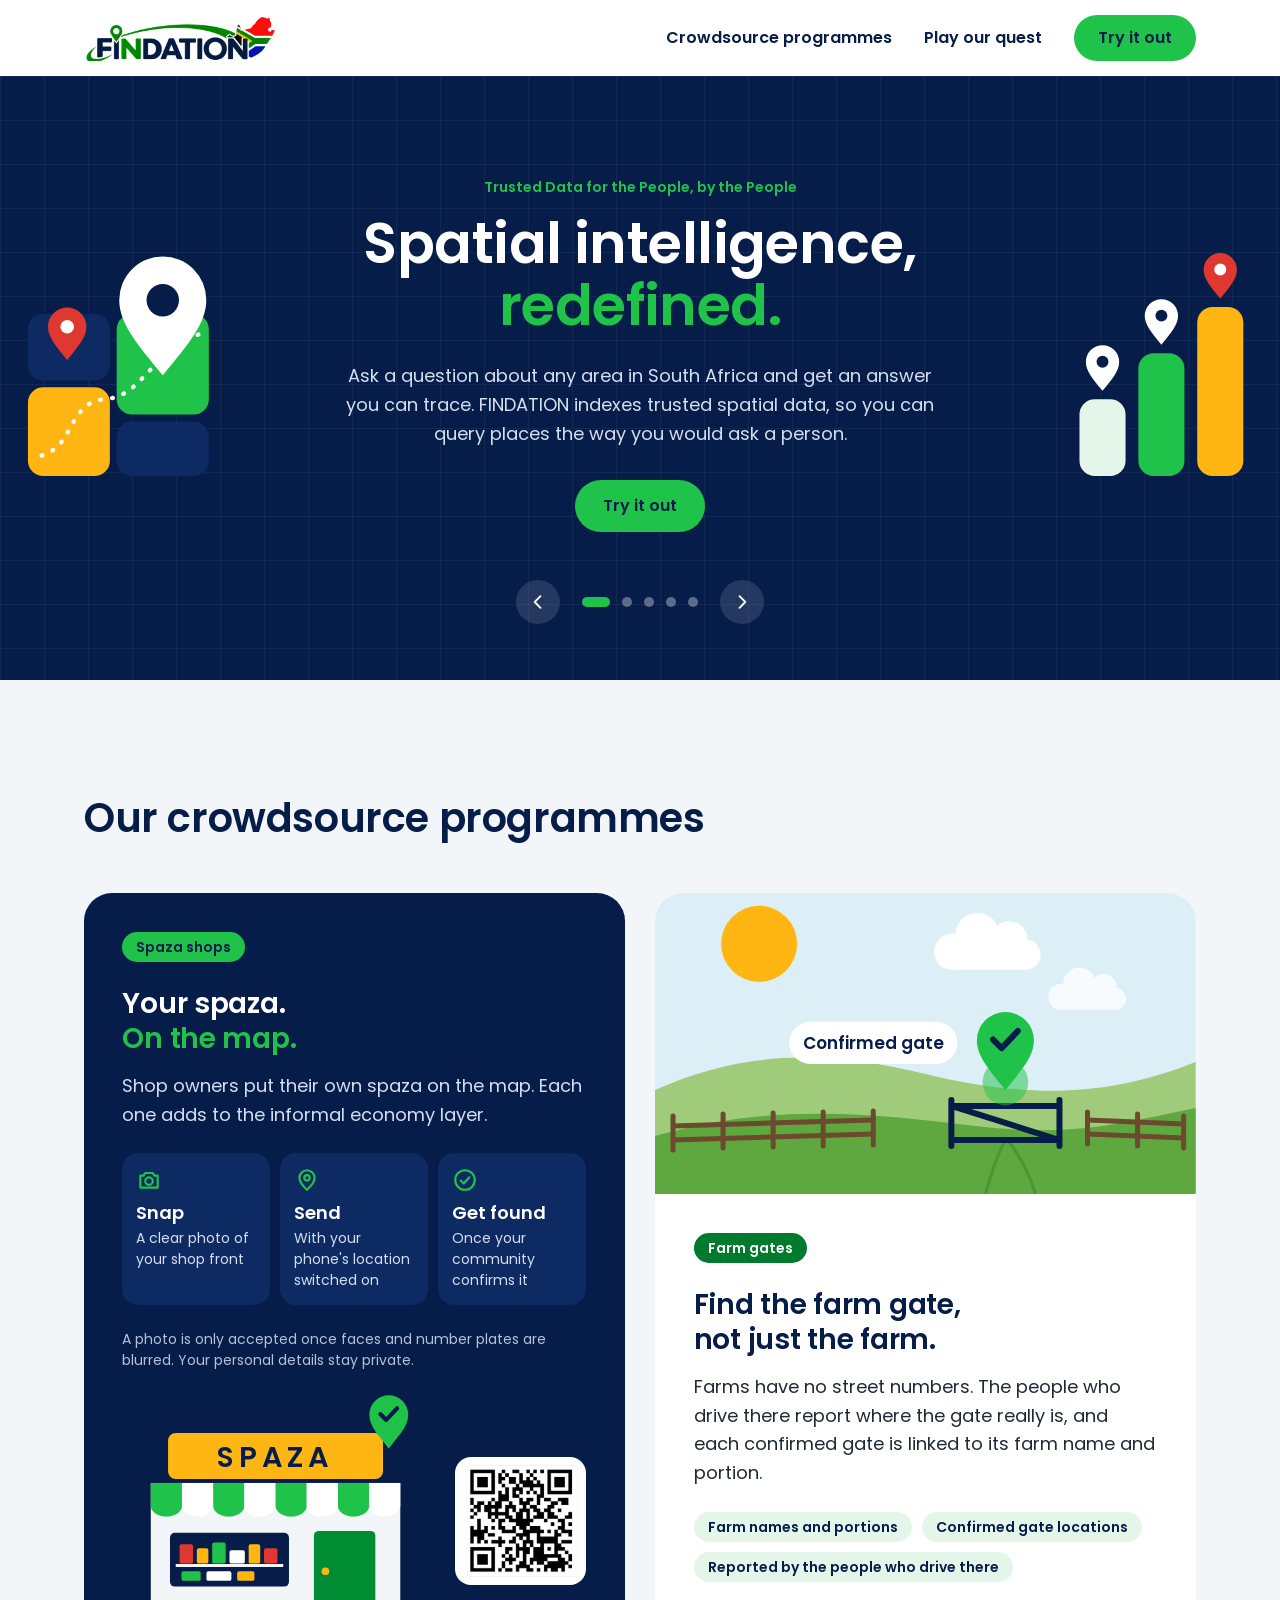
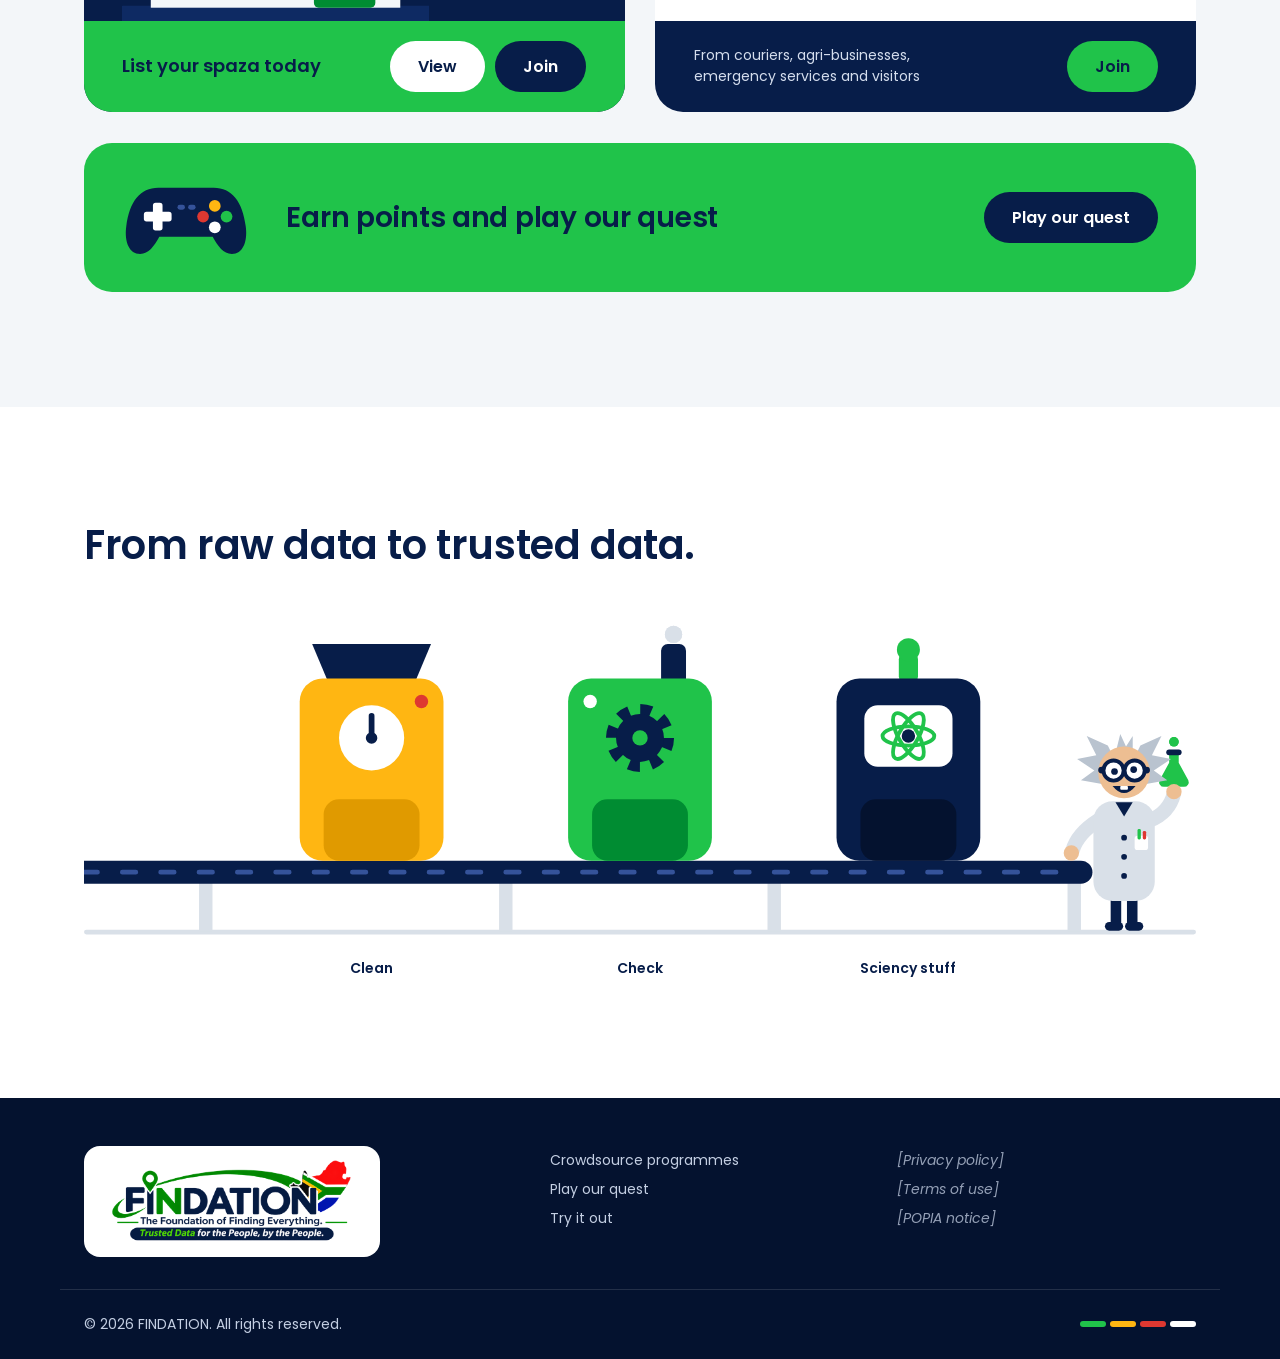
<file: index.html>
<!doctype html>
<html lang="en-ZA">
<head>
  <meta charset="utf-8">
  <meta name="viewport" content="width=device-width, initial-scale=1">
  <title>FINDATION · Spatial intelligence, redefined</title>
  <meta name="description" content="Ask a question about any area in South Africa and get an answer you can trace. FINDATION indexes trusted spatial data so you can query places in plain language.">
  <meta name="theme-color" content="#071D49">
  <link rel="icon" href="assets/favicon.svg" type="image/svg+xml">
  <link rel="preconnect" href="https://fonts.googleapis.com">
  <link rel="preconnect" href="https://fonts.gstatic.com" crossorigin>
  <link rel="stylesheet" href="https://fonts.googleapis.com/css2?family=Poppins:wght@400;600&display=swap">
  <link rel="stylesheet" href="assets/tokens.css">
  <link rel="stylesheet" href="styles.css">
</head>
<body>
  <a class="skip-link" href="#main">Skip to content</a>

  <header class="site-header">
    <div class="container header-inner">
      <a href="#home" class="brand" aria-label="FINDATION home">
        <img src="assets/findation-wordmark-640.png" alt="FINDATION" width="640" height="152">
      </a>
      <button class="nav-toggle" aria-expanded="false" aria-controls="site-nav" aria-label="Menu">
        <span></span><span></span><span></span>
      </button>
      <nav id="site-nav" class="site-nav" aria-label="Main">
        <a href="#programmes">Crowdsource programmes</a>
        <a href="https://claude.ai/artifact/7UTgsd7nEtsLHiZV87ogFy" target="_blank" rel="noopener">Play our quest</a>
        <a href="app.html" target="_blank" rel="noopener" class="btn btn-go nav-cta">Try it out</a>
      </nav>
    </div>
  </header>

  <main id="main">

    <!-- Hero: five slides that walk through the pitch in order -->
    <section id="home" class="hero" aria-roledescription="carousel" aria-label="FINDATION in five slides">
      <div class="container">
        <div class="slides" id="slides">

          <div class="slide is-active" role="group" aria-roledescription="slide" aria-label="1 of 5">
            <!-- Map tiles with pins -->
            <svg class="art art-l" viewBox="0 0 240 300" aria-hidden="true">
              <rect x="14" y="96" width="96" height="78" rx="18" fill="#0E2A63"/>
              <rect x="118" y="96" width="108" height="118" rx="18" fill="#20C34A"/>
              <rect x="14" y="182" width="96" height="104" rx="18" fill="#FFB612"/>
              <rect x="118" y="222" width="108" height="64" rx="18" fill="#0E2A63"/>
              <path d="M30 262C70 250 60 200 104 196S150 150 214 120" fill="none" stroke="#fff" stroke-width="5" stroke-linecap="round" stroke-dasharray="1 13"/>
              <g><path transform="translate(60 150) scale(1.5)" d="M0 0c-9-11-15-18-15-26a15 15 0 0130 0c0 8-6 15-15 26z" fill="#DE3831"/><circle cx="60" cy="111" r="8" fill="#fff"/></g>
              <g><path transform="translate(172 168) scale(3.4)" d="M0 0c-9-11-15-18-15-26a15 15 0 0130 0c0 8-6 15-15 26z" fill="#fff"/><circle cx="172" cy="80" r="19" fill="#071D49"/></g>
            </svg>
            <!-- Areas compared -->
            <svg class="art art-r" viewBox="0 0 240 300" aria-hidden="true">
              <rect x="24" y="196" width="54" height="90" rx="18" fill="#E4F6EA"/>
              <rect x="93" y="142" width="54" height="144" rx="18" fill="#20C34A"/>
              <rect x="162" y="88" width="54" height="198" rx="18" fill="#FFB612"/>
              <g><path transform="translate(51 186) scale(1.3)" d="M0 0c-9-11-15-18-15-26a15 15 0 0130 0c0 8-6 15-15 26z" fill="#fff"/><circle cx="51" cy="152" r="7" fill="#071D49"/></g>
              <g><path transform="translate(120 132) scale(1.3)" d="M0 0c-9-11-15-18-15-26a15 15 0 0130 0c0 8-6 15-15 26z" fill="#fff"/><circle cx="120" cy="98" r="7" fill="#071D49"/></g>
              <g><path transform="translate(189 78) scale(1.3)" d="M0 0c-9-11-15-18-15-26a15 15 0 0130 0c0 8-6 15-15 26z" fill="#DE3831"/><circle cx="189" cy="44" r="7" fill="#fff"/></g>
            </svg>
            <p class="kicker">Trusted Data for the People, by the People</p>
            <h1>Spatial intelligence, <span class="accent">redefined.</span></h1>
            <p class="lead">Ask a question about any area in South Africa and get an answer you can trace. FINDATION indexes trusted spatial data, so you can query places the way you would ask a person.</p>
            <a href="app.html" target="_blank" rel="noopener" class="btn btn-go">Try it out</a>
          </div>

          <div class="slide" role="group" aria-roledescription="slide" aria-label="2 of 5">
            <!-- Question bubbles -->
            <svg class="art art-l" viewBox="0 0 240 300" aria-hidden="true">
              <circle cx="206" cy="48" r="16" fill="#FFB612"/>
              <g><rect x="16" y="40" width="190" height="140" rx="34" fill="#fff"/><path d="M52 168l-10 52 56-44z" fill="#fff"/>
                <path d="M88 92a23 23 0 1 1 36 19c-9 6-13 10-13 20" fill="none" stroke="#071D49" stroke-width="13" stroke-linecap="round" stroke-linejoin="round"/><circle cx="111" cy="153" r="8.5" fill="#071D49"/></g>
              <g><rect x="104" y="208" width="122" height="64" rx="32" fill="#20C34A"/><path d="M198 264l14 30-42-24z" fill="#20C34A"/>
                <circle cx="141" cy="240" r="7" fill="#071D49"/><circle cx="165" cy="240" r="7" fill="#071D49"/><circle cx="189" cy="240" r="7" fill="#071D49"/></g>
            </svg>
            <!-- One area or several -->
            <svg class="art art-r" viewBox="0 0 240 300" aria-hidden="true">
              <rect x="20" y="150" width="200" height="130" rx="26" fill="#0E2A63"/>
              <rect x="36" y="166" width="78" height="98" rx="16" fill="#20C34A"/>
              <rect x="126" y="166" width="78" height="44" rx="16" fill="#E4F6EA"/>
              <rect x="126" y="220" width="78" height="44" rx="16" fill="#FFB612"/>
              <g><path transform="translate(180 244) scale(1.2)" d="M0 0c-9-11-15-18-15-26a15 15 0 0130 0c0 8-6 15-15 26z" fill="#071D49"/><circle cx="180" cy="213" r="6" fill="#fff"/></g>
              <g><path transform="translate(165 186) scale(1.6)" d="M0 0c-9-11-15-18-15-26a15 15 0 0130 0c0 8-6 15-15 26z" fill="#DE3831"/><circle cx="165" cy="144" r="8.5" fill="#fff"/></g>
              <g><path transform="translate(75 204) scale(2.6)" d="M0 0c-9-11-15-18-15-26a15 15 0 0130 0c0 8-6 15-15 26z" fill="#fff"/><circle cx="75" cy="136" r="14" fill="#071D49"/></g>
            </svg>
            <p class="kicker">Step 1: Ask</p>
            <h2>Ask it anything <span class="accent">you like.</span></h2>
            <p class="lead">Income, population, house prices. Type your question in plain language, about one area or several.</p>
            <a href="app.html" target="_blank" rel="noopener" class="btn btn-go">Try it out</a>
          </div>

          <div class="slide" role="group" aria-roledescription="slide" aria-label="3 of 5">
            <!-- Magnifier over the data grid -->
            <svg class="art art-l" viewBox="0 0 240 300" aria-hidden="true">
              <g><rect x="20" y="40" width="56" height="56" rx="14" fill="#0E2A63"/><rect x="86" y="40" width="56" height="56" rx="14" fill="#0E2A63"/><rect x="152" y="40" width="56" height="56" rx="14" fill="#FFB612"/>
                <rect x="20" y="106" width="56" height="56" rx="14" fill="#0E2A63"/><rect x="86" y="106" width="56" height="56" rx="14" fill="#20C34A"/><rect x="152" y="106" width="56" height="56" rx="14" fill="#0E2A63"/>
                <rect x="20" y="172" width="56" height="56" rx="14" fill="#E4F6EA"/><rect x="86" y="172" width="56" height="56" rx="14" fill="#0E2A63"/><rect x="152" y="172" width="56" height="56" rx="14" fill="#0E2A63"/></g>
              <g><path d="M180 200l38 62" fill="none" stroke="#FFB612" stroke-width="22" stroke-linecap="round"/>
                <circle cx="132" cy="150" r="62" fill="#fff" fill-opacity=".16" stroke="#fff" stroke-width="14"/></g>
              <g><path transform="translate(132 176) scale(1.7)" d="M0 0c-9-11-15-18-15-26a15 15 0 0130 0c0 8-6 15-15 26z" fill="#DE3831"/><circle cx="132" cy="132" r="9" fill="#fff"/></g>
            </svg>
            <!-- Indexed records -->
            <svg class="art art-r" viewBox="0 0 240 300" aria-hidden="true">
              <g><rect x="20" y="56" width="200" height="54" rx="27" fill="#E4F6EA"/><circle cx="47" cy="83" r="11" fill="#008C32"/><rect x="70" y="76" width="96" height="14" rx="7" fill="#071D49" fill-opacity=".28"/></g>
              <g><rect x="20" y="122" width="200" height="54" rx="27" fill="#20C34A"/><circle cx="47" cy="149" r="11" fill="#071D49"/><rect x="70" y="142" width="124" height="14" rx="7" fill="#071D49" fill-opacity=".32"/></g>
              <g><rect x="20" y="188" width="200" height="54" rx="27" fill="#FFB612"/><circle cx="47" cy="215" r="11" fill="#071D49"/><rect x="70" y="208" width="74" height="14" rx="7" fill="#071D49" fill-opacity=".32"/></g>
            </svg>
            <p class="kicker">Step 2: Look up</p>
            <h2>FINDATION <span class="accent">magic.</span></h2>
            <p class="lead">It works like the AI assistants you already use, but every answer is looked up in indexed spatial data: boundaries, land parcels, valuations and the datasets built on them.</p>
            <a href="app.html" target="_blank" rel="noopener" class="btn btn-go">Try it out</a>
          </div>

          <div class="slide" role="group" aria-roledescription="slide" aria-label="4 of 5">
            <!-- An answer with its source attached -->
            <svg class="art art-l" viewBox="0 0 240 300" aria-hidden="true">
              <g><rect x="16" y="34" width="208" height="150" rx="28" fill="#fff"/>
                <circle cx="62" cy="80" r="24" fill="#20C34A"/><path d="M51 80l8 8 15-16" fill="none" stroke="#071D49" stroke-width="6" stroke-linecap="round" stroke-linejoin="round"/>
                <rect x="98" y="64" width="100" height="14" rx="7" fill="#071D49"/><rect x="98" y="86" width="70" height="14" rx="7" fill="#D9E0E8"/>
                <rect x="40" y="126" width="160" height="14" rx="7" fill="#D9E0E8"/><rect x="40" y="148" width="110" height="14" rx="7" fill="#D9E0E8"/></g>
              <path d="M120 198v26" fill="none" stroke="#fff" stroke-width="5" stroke-linecap="round" stroke-dasharray="1 12"/>
              <g><rect x="50" y="236" width="140" height="48" rx="24" fill="#FFB612"/>
                <path transform="translate(80 274) scale(.75)" d="M0 0c-9-11-15-18-15-26a15 15 0 0130 0c0 8-6 15-15 26z" fill="#071D49"/><circle cx="80" cy="254.500" r="3.500" fill="#FFB612"/>
                <rect x="100" y="253" width="68" height="14" rx="7" fill="#071D49"/></g>
            </svg>
            <!-- The trail back to where it came from -->
            <svg class="art art-r" viewBox="0 0 240 300" aria-hidden="true">
              <path d="M44 258C44 186 122 222 122 152S200 150 196 104" fill="none" stroke="#fff" stroke-width="5" stroke-linecap="round" stroke-dasharray="1 13"/>
              <g><circle cx="44" cy="258" r="22" fill="#FFB612"/><circle cx="44" cy="258" r="8" fill="#071D49"/></g>
              <g><circle cx="122" cy="160" r="22" fill="#E4F6EA"/><circle cx="122" cy="160" r="8" fill="#071D49"/></g>
              <g><path transform="translate(196 104) scale(2.2)" d="M0 0c-9-11-15-18-15-26a15 15 0 0130 0c0 8-6 15-15 26z" fill="#20C34A"/><circle cx="196" cy="46.800" r="12" fill="#071D49"/></g>
            </svg>
            <p class="kicker">Step 3: Answer</p>
            <h2>An answer <span class="accent">you can trace.</span></h2>
            <p class="lead">You get a clear answer for each area, with where it came from.</p>
            <a href="app.html" target="_blank" rel="noopener" class="btn btn-go">Try it out</a>
          </div>

          <div class="slide slide-green" role="group" aria-roledescription="slide" aria-label="5 of 5">
            <!-- Places added and confirmed -->
            <svg class="art art-l" viewBox="0 0 240 300" aria-hidden="true">
              <g><path transform="translate(58 222) scale(2.4)" d="M0 0c-9-11-15-18-15-26a15 15 0 0130 0c0 8-6 15-15 26z" fill="#fff"/><circle cx="58" cy="159.600" r="13" fill="#20C34A"/></g>
              <g><path transform="translate(190 208) scale(2)" d="M0 0c-9-11-15-18-15-26a15 15 0 0130 0c0 8-6 15-15 26z" fill="#FFB612"/><circle cx="190" cy="156" r="11" fill="#071D49"/></g>
              <g><path transform="translate(124 252) scale(4.4)" d="M0 0c-9-11-15-18-15-26a15 15 0 0130 0c0 8-6 15-15 26z" fill="#071D49"/>
                <path transform="translate(124 252) scale(4.4)" d="M-6.500-26.500l4.500 4.500 8.500-9" fill="none" stroke="#20C34A" stroke-width="3.200" stroke-linecap="round" stroke-linejoin="round"/></g>
            </svg>
            <!-- The people behind the map -->
            <svg class="art art-r" viewBox="0 0 240 300" aria-hidden="true">
              <g fill="#fff"><circle cx="62" cy="158" r="22"/><path d="M25 226a37 37 0 0174 0z"/></g>
              <g fill="#FFB612"><circle cx="178" cy="158" r="22"/><path d="M141 226a37 37 0 0174 0z"/></g>
              <g fill="#071D49"><circle cx="120" cy="163" r="32"/><path d="M66 262a54 54 0 01108 0z"/></g>
              <g><path transform="translate(120 116) scale(1.4)" d="M0 0c-9-11-15-18-15-26a15 15 0 0130 0c0 8-6 15-15 26z" fill="#fff"/><circle cx="120" cy="79.600" r="7.500" fill="#071D49"/></g>
            </svg>
            <p class="kicker">By the people</p>
            <h2>Join our crowdsource programmes</h2>
            <p class="lead">Know a place the maps have missed? Add it, confirm the ones near you, and help build the map of South Africa that everyone can use.</p>
            <a href="#programmes" class="btn btn-dark">Join a programme</a>
          </div>

        </div>

        <div class="slider-nav" hidden>
          <button type="button" class="slider-arrow" data-dir="-1" aria-label="Previous slide">
            <svg viewBox="0 0 24 24" aria-hidden="true"><path d="M15 5l-7 7 7 7"/></svg>
          </button>
          <div class="slider-dots"></div>
          <button type="button" class="slider-arrow" data-dir="1" aria-label="Next slide">
            <svg viewBox="0 0 24 24" aria-hidden="true"><path d="M9 5l7 7-7 7"/></svg>
          </button>
        </div>
      </div>
    </section>

    <!-- Our crowdsource programmes: the two posters carried over from version 1 -->
    <section id="programmes" class="section section-grey">
      <div class="container">
        <div class="section-head">
          <h2>Our crowdsource programmes</h2>
        </div>
        <div class="posters">
          <article class="poster poster-spaza">
            <div class="poster-main">
              <p class="tag">Spaza shops</p>
              <h3>Your spaza. <span class="accent">On the map.</span></h3>
              <p class="poster-lead">Shop owners put their own spaza on the map. Each one adds to the informal economy layer.</p>
              <ol class="snap">
                <li>
                  <svg viewBox="0 0 24 24" aria-hidden="true"><path d="M4 8h3l1.500-2.500h7L17 8h3v11H4z"/><circle cx="12" cy="13" r="3.500"/></svg>
                  <strong>Snap</strong><span>A clear photo of your shop front</span>
                </li>
                <li>
                  <svg viewBox="0 0 24 24" aria-hidden="true"><path d="M12 21s7-6.200 7-11a7 7 0 10-14 0c0 4.800 7 11 7 11z"/><circle cx="12" cy="10" r="2.500"/></svg>
                  <strong>Send</strong><span>With your phone's location switched on</span>
                </li>
                <li>
                  <svg viewBox="0 0 24 24" aria-hidden="true"><circle cx="12" cy="12" r="9"/><path d="M8 12.500l2.800 2.800L16 9.500"/></svg>
                  <strong>Get found</strong><span>Once your community confirms it</span>
                </li>
              </ol>
              <p class="poster-fine">A photo is only accepted once faces and number plates are blurred. Your personal details stay private.</p>
            </div>
            <div class="shop-row">
            <svg class="shop" viewBox="0 -30 320 244" aria-hidden="true">
              <rect x="0" y="198" width="320" height="16" fill="#0E2A63"/>
              <rect x="30" y="70" width="260" height="130" fill="#F3F6F9"/>
              <rect x="48" y="18" width="224" height="48" rx="8" fill="#FFB612"/>
              <text x="160" y="53" text-anchor="middle" font-family="Poppins, 'Segoe UI', Arial, sans-serif" font-weight="600" font-size="30" letter-spacing="5" fill="#071D49">SPAZA</text>
              <g>
                <path d="M30 70h32.500v24a16.250 11 0 01-32.500 0z" fill="#20C34A"/><path d="M62.500 70H95v24a16.250 11 0 01-32.500 0z" fill="#FFFFFF"/>
                <path d="M95 70h32.500v24a16.250 11 0 01-32.500 0z" fill="#20C34A"/><path d="M127.500 70H160v24a16.250 11 0 01-32.500 0z" fill="#FFFFFF"/>
                <path d="M160 70h32.500v24a16.250 11 0 01-32.500 0z" fill="#20C34A"/><path d="M192.500 70H225v24a16.250 11 0 01-32.500 0z" fill="#FFFFFF"/>
                <path d="M225 70h32.500v24a16.250 11 0 01-32.500 0z" fill="#20C34A"/><path d="M257.500 70H290v24a16.250 11 0 01-32.500 0z" fill="#FFFFFF"/>
              </g>
              <rect x="50" y="122" width="124" height="56" rx="5" fill="#071D49"/>
              <g>
                <rect x="60" y="134" width="14" height="20" rx="2" fill="#DE3831"/><rect x="78" y="138" width="12" height="16" rx="2" fill="#FFB612"/>
                <rect x="94" y="132" width="14" height="22" rx="2" fill="#20C34A"/><rect x="112" y="140" width="16" height="14" rx="2" fill="#FFFFFF"/>
                <rect x="132" y="134" width="12" height="20" rx="2" fill="#FFB612"/><rect x="148" y="138" width="14" height="16" rx="2" fill="#DE3831"/>
                <path d="M56 156h112" stroke="#F3F6F9" stroke-width="3"/>
                <rect x="62" y="162" width="20" height="10" rx="2" fill="#20C34A"/><rect x="88" y="162" width="26" height="10" rx="2" fill="#FFFFFF"/><rect x="120" y="162" width="18" height="10" rx="2" fill="#FFB612"/>
              </g>
              <rect x="200" y="120" width="64" height="80" rx="5" fill="#008C32"/>
              <circle cx="212" cy="162" r="4" fill="#FFB612"/>
              <g transform="translate(278 34) scale(1.350)">
                <path d="M0 0c-9-11-15-18-15-26a15 15 0 0130 0c0 8-6 15-15 26z" fill="#20C34A"/>
                <path d="M-6.500-26.500l4.500 4.500 8.500-9" fill="none" stroke="#071D49" stroke-width="3.200" stroke-linecap="round" stroke-linejoin="round"/>
              </g>
            </svg>
              <span class="qr"><img src="assets/qr.png" alt="QR code for the spaza shops programme" width="185" height="180"></span>
            </div>
            <div class="poster-foot">
              <strong>List your spaza today</strong>
              <span class="foot-actions">
                <a href="https://antoniepeens-jpg.github.io/gauteng-voting-queues/pindrop.html" target="_blank" rel="noopener" class="btn btn-light">View</a>
                <button type="button" class="btn btn-dark" data-join>Join</button>
              </span>
            </div>
            <!-- Join form: slides in over this poster -->
            <div class="poster-join" role="group" aria-label="Join the spaza shops programme" tabindex="-1">
              <button type="button" class="join-back"><svg viewBox="0 0 24 24" aria-hidden="true"><path d="M15 5l-7 7 7 7"/></svg>Back</button>
              <h3>Join the spaza shops programme</h3>
              <p class="join-intro">Tell us about your shop and we will be in touch.</p>
              <form class="join-form" novalidate>
                <label>Your name <input type="text" name="name" autocomplete="name" required></label>
                <label>Shop name <input type="text" name="shop" required></label>
                <label>Cellphone or WhatsApp number <input type="tel" name="phone" autocomplete="tel" required></label>
                <label>Where is the shop? <input type="text" name="area" placeholder="Area or township" required></label>
                <button type="submit" class="btn btn-dark">Send</button>
                <p class="form-note" role="status" aria-live="polite"></p>
              </form>
            </div>
          </article>

          <article class="poster poster-farm">
            <svg class="farm-scene" viewBox="0 0 540 400" preserveAspectRatio="xMidYMax slice" aria-hidden="true">
              <rect width="540" height="400" fill="#DCEEF6"/>
              <circle cx="104" cy="150" r="38" fill="#FFB612"/>
              <g fill="#FFFFFF">
                <path d="M300 140a22 22 0 0142-8 18 18 0 0130 14 15 15 0 01-4 30h-74a18 18 0 016-36z"/>
                <path d="M408 190a16 16 0 0131-6 13 13 0 0122 10 11 11 0 01-3 22h-54a13 13 0 014-26z" opacity=".8"/>
              </g>
              <path d="M0 296C90 256 170 256 270 280S450 304 540 268V400H0z" fill="#9FCB7A"/>
              <path d="M0 342C120 308 220 320 320 332S470 328 540 314V400H0z" fill="#5FA83F"/>
              <path d="M330 400C338 372 344 356 350 346M380 400C372 374 362 358 352 346" stroke="#4E9334" stroke-width="3" fill="none"/>
              <g stroke="#6B4A2E" stroke-width="5" stroke-linecap="round" fill="none">
                <path d="M18 322v34M68 320v34M118 319v34M168 318v34M218 317v34"/>
                <path d="M18 332l200-6M18 346l200-6"/>
                <path d="M432 318v32M482 320v32M528 322v32"/>
                <path d="M432 326l96 4M432 340l96 4"/>
              </g>
              <g stroke="#071D49" stroke-width="6" stroke-linecap="round" stroke-linejoin="round" fill="none">
                <path d="M296 306v46M404 306v46M296 312h108M296 346h108M296 312l108 34"/>
              </g>
              <g transform="translate(350 296) scale(1.900)">
                <circle class="pulse" r="12" cy="-4" fill="#20C34A"/>
                <path d="M0 0c-9-11-15-18-15-26a15 15 0 0130 0c0 8-6 15-15 26z" fill="#20C34A"/>
                <path d="M-6.500-26.500l4.500 4.500 8.500-9" fill="none" stroke="#071D49" stroke-width="3.200" stroke-linecap="round" stroke-linejoin="round"/>
              </g>
              <g transform="translate(134 228)">
                <rect x="0" y="0" width="168" height="42" rx="21" fill="#FFFFFF"/>
                <text x="84" y="27.500" text-anchor="middle" font-family="Poppins, 'Segoe UI', Arial, sans-serif" font-weight="600" font-size="17" fill="#071D49">Confirmed gate</text>
              </g>
            </svg>
            <div class="poster-main">
              <p class="tag tag-green">Farm gates</p>
              <h3>Find the farm gate, not just the farm.</h3>
              <p class="poster-lead">Farms have no street numbers. The people who drive there report where the gate really is, and each confirmed gate is linked to its farm name and portion.</p>
              <ul class="chips">
                <li>Farm names and portions</li>
                <li>Confirmed gate locations</li>
                <li>Reported by the people who drive there</li>
              </ul>
            </div>
            <div class="poster-foot">
              <span>From couriers, agri-businesses, emergency services and visitors</span>
              <button type="button" class="btn btn-go" data-join>Join</button>
            </div>
            <!-- Join form: slides in over this poster -->
            <div class="poster-join" role="group" aria-label="Join the farm gates programme" tabindex="-1">
              <button type="button" class="join-back"><svg viewBox="0 0 24 24" aria-hidden="true"><path d="M15 5l-7 7 7 7"/></svg>Back</button>
              <h3>Join the farm gates programme</h3>
              <p class="join-intro">Tell us which gates you can report and we will be in touch.</p>
              <form class="join-form" novalidate>
                <label>Your name <input type="text" name="name" autocomplete="name" required></label>
                <label>Company or organisation <input type="text" name="organisation" autocomplete="organization" placeholder="Optional"></label>
                <label>Email or phone <input type="text" name="contact" autocomplete="email" required></label>
                <label>Which farms or area do you know? <input type="text" name="area" placeholder="Farm name, district or town" required></label>
                <button type="submit" class="btn btn-dark">Send</button>
                <p class="form-note" role="status" aria-live="polite"></p>
              </form>
            </div>
          </article>
        </div>

        <!-- Quest invitation -->
        <a class="quest" href="https://claude.ai/artifact/7UTgsd7nEtsLHiZV87ogFy" target="_blank" rel="noopener">
          <svg class="quest-art" viewBox="0 0 120 80" aria-hidden="true">
            <path d="M34 12h52c17 0 27 13 30 36 2 15-3 26-13 26-8 0-13-7-18-16H35c-5 9-10 16-18 16C7 74 2 63 4 48 7 25 17 12 34 12z" fill="#071D49"/>
            <rect x="29" y="26" width="9" height="26" rx="2.500" fill="#FFFFFF"/><rect x="20.500" y="34.500" width="26" height="9" rx="2.500" fill="#FFFFFF"/>
            <rect x="52" y="28" width="7" height="4.500" rx="2.250" fill="#35539A"/><rect x="62" y="28" width="7" height="4.500" rx="2.250" fill="#35539A"/>
            <circle cx="87" cy="29" r="5.500" fill="#FFB612"/><circle cx="98" cy="39" r="5.500" fill="#20C34A"/><circle cx="76" cy="39" r="5.500" fill="#DE3831"/><circle cx="87" cy="49" r="5.500" fill="#FFFFFF"/>
          </svg>
          <span class="quest-text">Earn points and play our quest</span>
          <span class="btn btn-dark">Play our quest</span>
        </a>
      </div>
    </section>

    <!-- The factory: raw data goes in, is shaped by three machines and comes out as a trusted location -->
    <section id="factory" class="section">
      <div class="container">
        <div class="section-head">
          <h2>From raw data to trusted data.</h2>
        </div>
        <div class="factory">
          <svg class="factory-line" viewBox="0 0 1160 340" role="img" aria-label="Animation: a rough shape travels along a conveyor belt through three machines and comes out as a map pin with a tick.">
            <!-- Floor, supports and belt -->
            <rect x="0" y="322" width="1160" height="5" rx="2.500" fill="#D9E0E8"/>
            <g fill="#D9E0E8"><rect x="120" y="270" width="14" height="54"/><rect x="433" y="270" width="14" height="54"/><rect x="713" y="270" width="14" height="54"/><rect x="1026" y="270" width="14" height="54"/></g>
            <rect x="-20" y="250" width="1072" height="24" rx="12" fill="#071D49"/>
            <path class="f-belt" d="M-40 262H1036" fill="none" stroke="#35539A" stroke-width="5" stroke-linecap="round" stroke-dasharray="14 26"/>

            <!-- Four items on the belt, evenly spaced. Each one changes shape while hidden inside a machine. -->
            <g class="f-item i0" style="--d:0s">
              <path class="s0" d="M-26-2l-4-24 16-22 24-4 18 16 2 24-14 12z" fill="#B9C3CF"/>
              <rect class="s1" x="-24" y="-48" width="48" height="48" rx="11" fill="#FFB612"/>
              <circle class="s2" cx="0" cy="-26" r="26" fill="#20C34A"/>
              <g class="s3"><path transform="scale(1.550)" d="M0 0c-9-11-15-18-15-26a15 15 0 0130 0c0 8-6 15-15 26z" fill="#20C34A"/><path transform="scale(1.550)" d="M-6.500-26.500l4.500 4.500 8.500-9" fill="none" stroke="#071D49" stroke-width="3.200" stroke-linecap="round" stroke-linejoin="round"/></g>
            </g>
            <g class="f-item i1" style="--d:-3s">
              <path class="s0" d="M-26-2l-4-24 16-22 24-4 18 16 2 24-14 12z" fill="#B9C3CF"/>
              <rect class="s1" x="-24" y="-48" width="48" height="48" rx="11" fill="#FFB612"/>
              <circle class="s2" cx="0" cy="-26" r="26" fill="#20C34A"/>
              <g class="s3"><path transform="scale(1.550)" d="M0 0c-9-11-15-18-15-26a15 15 0 0130 0c0 8-6 15-15 26z" fill="#20C34A"/><path transform="scale(1.550)" d="M-6.500-26.500l4.500 4.500 8.500-9" fill="none" stroke="#071D49" stroke-width="3.200" stroke-linecap="round" stroke-linejoin="round"/></g>
            </g>
            <g class="f-item i2" style="--d:-6s">
              <path class="s0" d="M-26-2l-4-24 16-22 24-4 18 16 2 24-14 12z" fill="#B9C3CF"/>
              <rect class="s1" x="-24" y="-48" width="48" height="48" rx="11" fill="#FFB612"/>
              <circle class="s2" cx="0" cy="-26" r="26" fill="#20C34A"/>
              <g class="s3"><path transform="scale(1.550)" d="M0 0c-9-11-15-18-15-26a15 15 0 0130 0c0 8-6 15-15 26z" fill="#20C34A"/><path transform="scale(1.550)" d="M-6.500-26.500l4.500 4.500 8.500-9" fill="none" stroke="#071D49" stroke-width="3.200" stroke-linecap="round" stroke-linejoin="round"/></g>
            </g>
            <g class="f-item i3" style="--d:-9s">
              <path class="s0" d="M-26-2l-4-24 16-22 24-4 18 16 2 24-14 12z" fill="#B9C3CF"/>
              <rect class="s1" x="-24" y="-48" width="48" height="48" rx="11" fill="#FFB612"/>
              <circle class="s2" cx="0" cy="-26" r="26" fill="#20C34A"/>
              <g class="s3"><path transform="scale(1.550)" d="M0 0c-9-11-15-18-15-26a15 15 0 0130 0c0 8-6 15-15 26z" fill="#20C34A"/><path transform="scale(1.550)" d="M-6.500-26.500l4.500 4.500 8.500-9" fill="none" stroke="#071D49" stroke-width="3.200" stroke-linecap="round" stroke-linejoin="round"/></g>
            </g>

            <!-- Machine 1: clean -->
            <g transform="translate(300 0)">
              <path d="M-46 62l-16-38h124l-16 38z" fill="#071D49"/>
              <rect x="-75" y="60" width="150" height="190" rx="24" fill="#FFB612"/>
              <rect x="-50" y="186" width="100" height="64" rx="16" fill="#E09A00"/>
              <circle cx="0" cy="122" r="34" fill="#FFFFFF"/>
              <rect class="f-needle" x="-3" y="96" width="6" height="26" rx="3" fill="#071D49"/>
              <circle cx="0" cy="122" r="6" fill="#071D49"/>
              <circle class="f-light" style="--l:-2.625s" cx="52" cy="84" r="7" fill="#DE3831"/>
            </g>

            <!-- Machine 2: check -->
            <g transform="translate(580 0)">
              <rect x="22" y="24" width="26" height="44" rx="7" fill="#071D49"/>
              <circle class="f-puff" cx="35" cy="14" r="9" fill="#D9E0E8"/>
              <circle class="f-puff" style="--p:-1.200s" cx="35" cy="14" r="9" fill="#D9E0E8"/>
              <rect x="-75" y="60" width="150" height="190" rx="24" fill="#20C34A"/>
              <rect x="-50" y="186" width="100" height="64" rx="16" fill="#008C32"/>
              <g class="f-gear">
                <circle cx="0" cy="122" r="29" fill="none" stroke="#071D49" stroke-width="13" stroke-dasharray="11.390 11.390"/>
                <circle cx="0" cy="122" r="25" fill="#071D49"/>
                <circle cx="0" cy="122" r="8" fill="#20C34A"/>
              </g>
              <circle class="f-light" style="--l:0s" cx="-52" cy="84" r="7" fill="#FFFFFF"/>
            </g>

            <!-- Machine 3: sciency stuff -->
            <g transform="translate(860 0)">
              <rect x="-10" y="34" width="20" height="30" rx="6" fill="#20C34A"/>
              <circle class="f-light" style="--l:-0.375s" cx="0" cy="30" r="12" fill="#20C34A"/>
              <rect x="-75" y="60" width="150" height="190" rx="24" fill="#071D49"/>
              <rect x="-50" y="186" width="100" height="64" rx="16" fill="#04122F"/>
              <rect x="-46" y="88" width="92" height="64" rx="14" fill="#FFFFFF"/>
              <g class="f-gear" fill="none" stroke="#20C34A" stroke-width="4">
                <ellipse cx="0" cy="120" rx="27" ry="10"/>
                <ellipse cx="0" cy="120" rx="27" ry="10" transform="rotate(60 0 120)"/>
                <ellipse cx="0" cy="120" rx="27" ry="10" transform="rotate(120 0 120)"/>
              </g>
              <circle class="f-tick" cx="0" cy="120" r="7" fill="#071D49"/>
            </g>

            <!-- The mad professor at the end of the belt, collecting each finished pin -->
            <g class="f-prof">
              <rect x="1071" y="282" width="11" height="36" rx="4" fill="#071D49"/><rect x="1088" y="282" width="11" height="36" rx="4" fill="#071D49"/>
              <rect x="1065" y="314" width="19" height="9" rx="4.500" fill="#071D49"/><rect x="1086" y="314" width="19" height="9" rx="4.500" fill="#071D49"/>
              <path d="M1058 208Q1036 222 1031 240" fill="none" stroke="#D9E0E8" stroke-width="15" stroke-linecap="round"/>
              <circle cx="1030" cy="242" r="8" fill="#EDBE92"/>
              <g class="f-arm">
                <circle class="f-puff" cx="1137" cy="126" r="5" fill="#20C34A"/>
                <circle class="f-puff" style="--p:-1.200s" cx="1137" cy="126" r="5" fill="#20C34A"/>
                <path d="M1132 138h10v10l10 18a5 5 0 01-4.500 7h-21a5 5 0 01-4.500-7l10-18z" fill="#20C34A"/>
                <rect x="1129" y="134" width="16" height="6" rx="3" fill="#071D49"/>
                <path d="M1112 208Q1132 200 1137 180" fill="none" stroke="#D9E0E8" stroke-width="15" stroke-linecap="round"/>
                <circle cx="1137" cy="178" r="8" fill="#EDBE92"/>
              </g>
              <rect x="1053" y="188" width="64" height="104" rx="20" fill="#D9E0E8"/>
              <path d="M1076 189l9 15 9-15z" fill="#071D49"/>
              <circle cx="1085" cy="226" r="3" fill="#071D49"/><circle cx="1085" cy="246" r="3" fill="#071D49"/><circle cx="1085" cy="266" r="3" fill="#071D49"/>
              <rect x="1096" y="224" width="14" height="15" rx="3" fill="#FFFFFF"/><rect x="1099" y="217" width="3.500" height="11" rx="1.500" fill="#20C34A"/><rect x="1104.500" y="219" width="3.500" height="9" rx="1.500" fill="#DE3831"/>
              <g fill="#B9C3CF">
                <path d="M1062 170l-22-4 14-10-18-12 20-4-10-20 22 10 4 8z"/>
                <path d="M1108 170l22-4-14-10 18-12-20-4 10-20-22 10-4 8z"/>
                <path d="M1077 134l4-16 6 13 7-11v14z"/>
              </g>
              <circle cx="1085" cy="158" r="27" fill="#EDBE92"/>
              <rect x="1058" y="152" width="54" height="7" rx="3.500" fill="#071D49"/>
              <circle cx="1074" cy="156" r="10.500" fill="#FFFFFF" stroke="#071D49" stroke-width="4"/><circle cx="1096" cy="156" r="10.500" fill="#FFFFFF" stroke="#071D49" stroke-width="4"/>
              <circle class="f-eye" cx="1075" cy="157" r="3.500" fill="#071D49"/><circle class="f-eye" cx="1095" cy="155" r="3.500" fill="#071D49"/>
              <path d="M1073 172q12 15 24 0z" fill="#071D49"/><rect x="1081" y="172" width="8" height="4" rx="1" fill="#FFFFFF"/>
            </g>
          </svg>
          <ol class="factory-steps">
            <li style="--x:25.860%">Clean</li>
            <li style="--x:50%">Check</li>
            <li style="--x:74.140%">Sciency stuff</li>
          </ol>
        </div>
      </div>
    </section>
  </main>

  <footer class="site-footer">
    <div class="container footer-grid">
      <span class="logo-plate"><img src="assets/findation-logo-800.png" alt="FINDATION. The Foundation of Finding Everything. Trusted Data for the People, by the People." width="800" height="267" loading="lazy"></span>
      <nav aria-label="Footer">
        <a href="#programmes">Crowdsource programmes</a><a href="https://claude.ai/artifact/7UTgsd7nEtsLHiZV87ogFy" target="_blank" rel="noopener">Play our quest</a><a href="app.html" target="_blank" rel="noopener">Try it out</a>
      </nav>
      <div>
        <span class="placeholder">[Privacy policy]</span>
        <span class="placeholder">[Terms of use]</span>
        <span class="placeholder">[POPIA notice]</span>
      </div>
    </div>
    <div class="container footer-base">
      <span>&copy; <span id="year">2026</span> FINDATION. All rights reserved.</span>
      <span class="flag-bar" aria-hidden="true"><i></i><i></i><i></i><i></i></span>
    </div>
  </footer>

  <script src="main.js" defer></script>
</body>
</html>
</file>
<file: assets/tokens.css>
/* FINDATION design tokens — single source of truth for colour, type, spacing.
   Copied to website/assets/tokens.css; edit here and re-copy. */
@import url("https://fonts.googleapis.com/css2?family=Inter:wght@400;500;600&family=Montserrat:wght@600;700;800&display=swap");

:root {
  /* Brand palette */
  --navy: #071D49;          /* primary */
  --navy-700: #0E2A63;      /* raised surfaces on navy */
  --green: #008C32;         /* secondary — South African green */
  --green-700: #007A2C;     /* green for text/buttons on white (AA contrast) */
  --green-bright: #20C34A;  /* highlights, accents on navy */
  --white: #FFFFFF;
  --grey-100: #F3F6F9;      /* secondary backgrounds */
  --grey-300: #D9E0E8;      /* borders */
  --grey-600: #5B6776;      /* muted text */
  --charcoal: #202A35;      /* body text */
  --gold: #FFB612;          /* sparing accent */
  --red: #DE3831;           /* sparing accent */

  /* Typography */
  --font-heading: "Montserrat", "Poppins", "Segoe UI", Arial, sans-serif;
  --font-body: "Inter", "Open Sans", "Segoe UI", Arial, sans-serif;
  --text-xs: 0.8125rem;
  --text-sm: 0.9375rem;
  --text-base: 1rem;
  --text-lg: 1.125rem;
  --text-xl: 1.375rem;
  --text-2xl: 1.75rem;
  --text-3xl: 2.25rem;
  --text-4xl: clamp(2.5rem, 5vw, 3.75rem);

  /* Spacing (4px base) */
  --space-1: 4px;  --space-2: 8px;  --space-3: 12px; --space-4: 16px;
  --space-5: 24px; --space-6: 32px; --space-7: 48px; --space-8: 64px; --space-9: 96px;

  /* Shape and depth */
  --radius-sm: 8px;
  --radius: 14px;
  --radius-lg: 22px;
  --radius-pill: 999px;
  --shadow-sm: 0 1px 2px rgba(7, 29, 73, 0.06), 0 2px 8px rgba(7, 29, 73, 0.05);
  --shadow: 0 8px 28px rgba(7, 29, 73, 0.10);

  --container: 1160px;
}

*, *::before, *::after { box-sizing: border-box; }

body {
  margin: 0;
  font-family: var(--font-body);
  font-size: var(--text-base);
  line-height: 1.6;
  color: var(--charcoal);
  background: var(--white);
  -webkit-font-smoothing: antialiased;
}

h1, h2, h3, h4 {
  font-family: var(--font-heading);
  color: var(--navy);
  line-height: 1.15;
  margin: 0 0 var(--space-4);
  letter-spacing: -0.01em;
}
h1 { font-size: var(--text-4xl); font-weight: 800; }
h2 { font-size: var(--text-3xl); font-weight: 700; }
h3 { font-size: var(--text-xl); font-weight: 700; }
p  { margin: 0 0 var(--space-4); }
a  { color: var(--green-700); }
img, svg { max-width: 100%; }

.container { width: 100%; max-width: var(--container); margin: 0 auto; padding: 0 var(--space-5); }

.eyebrow {
  font-family: var(--font-heading);
  font-size: var(--text-xs);
  font-weight: 700;
  letter-spacing: 0.14em;
  text-transform: uppercase;
  color: var(--green-700);
  margin-bottom: var(--space-3);
}

/* Buttons */
.btn {
  display: inline-flex; align-items: center; justify-content: center; gap: var(--space-2);
  font-family: var(--font-heading); font-weight: 600; font-size: var(--text-sm);
  padding: 13px 26px; border-radius: var(--radius-pill); border: 2px solid transparent;
  text-decoration: none; cursor: pointer; transition: background .2s, color .2s, border-color .2s, transform .2s;
}
.btn:hover { transform: translateY(-1px); }
.btn:focus-visible, a:focus-visible, input:focus-visible, textarea:focus-visible {
  outline: 3px solid var(--green-bright); outline-offset: 2px;
}
.btn-primary { background: var(--green-700); color: var(--white); }
.btn-primary:hover { background: var(--navy); }
.btn-secondary { background: transparent; color: var(--navy); border-color: var(--navy); }
.btn-secondary:hover { background: var(--navy); color: var(--white); }
.btn-on-navy { background: var(--green-bright); color: var(--navy); }
.btn-on-navy:hover { background: var(--white); }

/* Cards */
.card {
  background: var(--white); border: 1px solid var(--grey-300); border-radius: var(--radius);
  padding: var(--space-6); box-shadow: var(--shadow-sm); transition: box-shadow .25s, transform .25s, border-color .25s;
}
.card:hover { box-shadow: var(--shadow); transform: translateY(-3px); border-color: var(--green); }
.icon-tile {
  width: 52px; height: 52px; border-radius: var(--radius-sm); display: grid; place-items: center;
  background: rgba(0, 140, 50, 0.10); color: var(--green-700); margin-bottom: var(--space-4);
}
.icon-tile svg { width: 26px; height: 26px; fill: none; stroke: currentColor; stroke-width: 1.8; stroke-linecap: round; stroke-linejoin: round; }

/* Logo on dark surfaces: the official logo always sits on a white plate */
.logo-plate { display: inline-block; background: var(--white); border-radius: var(--radius-sm); padding: 10px 16px; line-height: 0; }

@media (prefers-reduced-motion: reduce) {
  *, *::before, *::after { animation: none !important; transition: none !important; }
}
</file>
<file: styles.css>
/* FINDATION website, version 2. Colour and spacing tokens live in assets/tokens.css (copied from brand/tokens.css). */

:root {
  --mint: #E4F6EA;
  --navy-deep: #04122F;
  --on-navy: #D5DEEE;
  --ease: cubic-bezier(.22, 1, .36, 1);
  --r-poster: 28px;

  /* TYPE SYSTEM (unchanged from version 1)
     One family (Poppins). Two weights (400 regular, 600 semibold). Seven roles.
     Every font size, weight and family on the site is set in the TYPE block below and nowhere else. */
  --font: "Poppins", "Segoe UI", Arial, sans-serif;
  --font-heading: var(--font);
  --font-body: var(--font);
  --fs-display: clamp(2.25rem, 4.6vw, 3.5rem);   /* 36 to 56px: hero slide headlines only */
  --fs-title: clamp(1.75rem, 3.4vw, 2.5rem);     /* 28 to 40px: one per section */
  --fs-heading: clamp(1.375rem, 2.2vw, 1.75rem); /* 22 to 28px: blocks inside a section */
  --fs-subhead: 1.125rem;                        /* 18px semibold: items inside a block */
  --fs-lead: 1.125rem;                           /* 18px regular: intro paragraphs */
  --fs-body: 1rem;                               /* 16px */
  --fs-small: 0.875rem;                          /* 14px: notes; semibold for labels */
}

/* ---------- TYPE ---------- */
body, button, input, select, textarea { font-family: var(--font); }
body { font-size: var(--fs-body); font-weight: 400; line-height: 1.6; letter-spacing: 0; font-synthesis: none; }
h1, h2, h3, h4, strong, b { font-weight: 600; }
h1, h2, h3, h4 { font-family: var(--font); letter-spacing: -0.01em; text-wrap: balance; }

/* Title */
h2 { font-size: var(--fs-title); line-height: 1.18; }

/* Display: the headline of each hero slide */
.hero h1, .hero h2 { font-size: var(--fs-display); line-height: 1.12; }

/* Heading */
h3, .quest-text { font-family: var(--font); font-size: var(--fs-heading); font-weight: 600; line-height: 1.25; letter-spacing: -0.01em; }

/* Subhead */
.snap strong, .poster-foot strong { font-family: var(--font); font-size: var(--fs-subhead); font-weight: 600; line-height: 1.35; letter-spacing: 0; }

/* Lead */
.lead, .section-lead, .poster-lead { font-size: var(--fs-lead); font-weight: 400; line-height: 1.6; }

/* Body (16px regular) is the default. Buttons and navigation use it at semibold; form fields at regular. */
.btn, .site-nav a { font-family: var(--font); font-size: var(--fs-body); font-weight: 600; line-height: 1.2; letter-spacing: 0; }
.contact-form input, .contact-form textarea, .contact-form select, .join-form input { font-size: var(--fs-body); font-weight: 400; line-height: 1.5; }

/* Small */
.poster-fine, .snap li, .poster-foot span, .join-intro, .form-note, .site-footer { font-size: var(--fs-small); font-weight: 400; line-height: 1.5; }

/* Label: small and semibold, sentence case */
.kicker, .factory-steps li, .tag, .chips li, .contact-form label, .join-form label, .join-back {
  font-family: var(--font); font-size: var(--fs-small); font-weight: 600; line-height: 1.3; letter-spacing: 0; text-transform: none;
}
/* ---------- END TYPE ---------- */

html { scroll-behavior: smooth; scroll-padding-top: 76px; }
body { overflow-x: hidden; }
[hidden] { display: none !important; }
.skip-link { position: absolute; left: -999px; top: 8px; background: var(--navy); color: var(--white); padding: 8px 14px; border-radius: var(--radius-sm); z-index: 100; }
.skip-link:focus { left: 8px; }
h2 { margin-bottom: var(--space-5); }
.accent { color: var(--green-bright); }

/* Buttons: flat pills, colour change on hover */
.btn { padding: 14px 26px; transition: background .15s, color .15s; }
.btn:hover { transform: none; }
.btn-go { background: var(--green-bright); color: var(--navy); }
.btn-go:hover { background: var(--gold); }
.btn-dark { background: var(--navy); color: var(--white); }
.btn-dark:hover { background: var(--white); color: var(--navy); }
.btn-light { background: var(--white); color: var(--navy); }
.btn-light:hover { background: var(--navy); color: var(--white); }
.foot-actions { display: flex; flex-wrap: wrap; gap: 10px; }
.hero .btn-go:hover { background: var(--white); }

/* Header */
.site-header { position: sticky; top: 0; z-index: 50; background: var(--white); }
.header-inner { display: flex; align-items: center; justify-content: space-between; min-height: 76px; gap: var(--space-5); }
.brand { line-height: 0; flex-shrink: 0; }
.brand img { height: 46px; width: auto; }
.site-nav { display: flex; align-items: center; gap: var(--space-6); }
.site-nav a:not(.btn) { color: var(--navy); text-decoration: none; padding: 6px 0; white-space: nowrap; background: linear-gradient(var(--green-bright), var(--green-bright)) 0 100% / 0 3px no-repeat; transition: background-size .25s var(--ease); }
.site-nav a:not(.btn):hover { background-size: 100% 3px; }
.nav-cta { padding: 11px 22px; }
.nav-toggle { display: none; background: var(--green-bright); border: 0; border-radius: 12px; padding: 7px 9px; cursor: pointer; }
.nav-toggle span { display: block; width: 22px; height: 3px; background: var(--navy); margin: 4px 0; border-radius: 2px; }

/* Hero: a centred slider on navy. The last slide turns the hero bright green. */
.hero {
  position: relative; overflow: hidden; color: var(--on-navy); text-align: center;
  padding: clamp(56px, 8vw, 104px) 0 clamp(36px, 5vw, 56px);
  background-color: var(--navy);
  background-image:
    linear-gradient(rgba(255, 255, 255, .045) 1px, transparent 1px),
    linear-gradient(90deg, rgba(255, 255, 255, .045) 1px, transparent 1px);
  background-size: 44px 44px;
  transition: background-color .45s var(--ease);
}
.hero.is-green { background-color: var(--green-bright); }

/* Slides share one grid cell, so the hero keeps the height of the tallest slide and nothing jumps. */
.slides { display: grid; max-width: 44rem; margin: 0 auto; }
.slide { grid-area: 1 / 1; display: flex; flex-direction: column; align-items: center; opacity: 0; visibility: hidden; transition: opacity .45s var(--ease), visibility 0s linear .45s; }
.slide.is-active { opacity: 1; visibility: visible; transition-delay: 0s; }
.kicker { margin: 0 0 var(--space-4); color: var(--green-bright); }
.hero h1, .hero h2 { color: var(--white); margin-bottom: var(--space-5); }
.hero .accent { display: block; }
.slide .lead { max-width: 38rem; margin: 0 0 var(--space-6); }
.slide .btn { margin-top: auto; }
.slide-green, .slide-green .kicker, .slide-green h2 { color: var(--navy); }

/* Slide graphics: flat brand shapes either side of the text. Each piece pops in when its slide shows. */
.art { position: absolute; top: 47%; translate: 0 -50%; width: clamp(170px, 16vw, 260px); height: auto; overflow: visible; pointer-events: none; }
.art-l { left: max(16px, calc(50% - 640px)); }
.art-r { right: max(16px, calc(50% - 640px)); }
.art > * { transform-box: fill-box; transform-origin: 50% 100%; }
.slide.is-active .art > * { animation: art-in .7s var(--ease) backwards; }
.slide.is-active .art > :nth-child(2) { animation-delay: .07s; }
.slide.is-active .art > :nth-child(3) { animation-delay: .14s; }
.slide.is-active .art > :nth-child(4) { animation-delay: .21s; }
.slide.is-active .art > :nth-child(5) { animation-delay: .28s; }
.slide.is-active .art > :nth-child(n+6) { animation-delay: .35s; }
@keyframes art-in { from { opacity: 0; scale: .6; translate: 0 16px; } }

/* Slider controls: arrows either side of the progress dots */
.slider-nav { display: flex; align-items: center; justify-content: center; gap: var(--space-4); margin-top: clamp(32px, 4vw, 48px); }
.slider-arrow { width: 44px; height: 44px; display: grid; place-items: center; padding: 0; border: 0; border-radius: 50%; background: rgba(255, 255, 255, .12); color: var(--white); cursor: pointer; transition: background .15s, color .15s; }
.slider-arrow:hover { background: var(--green-bright); color: var(--navy); }
.slider-arrow svg { width: 20px; height: 20px; fill: none; stroke: currentColor; stroke-width: 2.2; stroke-linecap: round; stroke-linejoin: round; }
.slider-dots { display: flex; align-items: center; }
.slider-dot { width: 22px; height: 28px; display: grid; place-items: center; padding: 0; border: 0; background: none; cursor: pointer; transition: width .25s var(--ease); }
.slider-dot::before { content: ""; width: 10px; height: 10px; border-radius: var(--radius-pill); background: rgba(255, 255, 255, .35); transition: width .25s var(--ease), background .15s; }
.slider-dot.is-active { width: 40px; }
.slider-dot.is-active::before { width: 28px; background: var(--green-bright); }
.slider-arrow:focus-visible, .slider-dot:focus-visible { outline: 3px solid var(--white); outline-offset: 2px; }
.hero.is-green .slider-arrow { background: rgba(7, 29, 73, .12); color: var(--navy); }
.hero.is-green .slider-arrow:hover { background: var(--navy); color: var(--white); }
.hero.is-green .slider-dot::before { background: rgba(7, 29, 73, .3); }
.hero.is-green .slider-dot.is-active::before { background: var(--navy); }
.hero.is-green .slider-arrow:focus-visible, .hero.is-green .slider-dot:focus-visible { outline-color: var(--navy); }

/* Sections */
.section { padding: clamp(72px, 9vw, 120px) 0; }
.section-grey { background: var(--grey-100); }
.section-navy { background: var(--navy); color: var(--on-navy); }
.section-navy h2 { color: var(--white); }
.section-head { max-width: 46rem; margin-bottom: clamp(32px, 4vw, 56px); }
.section-head h2 { margin-bottom: 0; }
.section-lead { max-width: 40rem; color: var(--grey-600); margin: 0; }
.section-navy .section-lead { color: var(--on-navy); }

/* Crowdsource programme posters (carried over from version 1) */
.posters { display: grid; grid-template-columns: repeat(2, minmax(0, 1fr)); gap: clamp(20px, 2.4vw, 32px); }
.poster { display: flex; flex-direction: column; border-radius: var(--r-poster); overflow: hidden; }
.poster-main { padding: clamp(24px, 3vw, 40px); flex: 1; }
.poster h3 { margin-bottom: var(--space-4); }
.poster-lead { max-width: 32rem; }
.poster-fine { margin: var(--space-5) 0 0; opacity: .85; }
.tag { display: inline-block; padding: 6px 14px; border-radius: var(--radius-pill); background: var(--green-bright); color: var(--navy); margin-bottom: var(--space-5); }
.tag-green { background: var(--green-700); color: var(--white); }
.poster-foot { display: flex; align-items: center; justify-content: space-between; flex-wrap: wrap; gap: var(--space-4); padding: 20px clamp(24px, 3vw, 40px); }
.poster-foot span { max-width: 18rem; }

.poster-spaza { background: var(--navy); color: var(--on-navy); }
.poster-spaza h3 { color: var(--white); }
.poster-spaza h3 .accent { display: block; }
.snap { list-style: none; margin: var(--space-5) 0 0; padding: 0; display: grid; grid-template-columns: repeat(3, minmax(0, 1fr)); gap: 10px; }
.snap li { background: var(--navy-700); border-radius: 16px; padding: 14px; }
.snap svg { width: 26px; height: 26px; fill: none; stroke: var(--green-bright); stroke-width: 2; stroke-linecap: round; stroke-linejoin: round; display: block; margin-bottom: 8px; }
.snap strong { display: block; color: var(--white); margin-bottom: 2px; }
.shop-row { display: flex; align-items: flex-end; justify-content: center; gap: clamp(16px, 2vw, 28px); padding: 0 clamp(24px, 3vw, 40px); margin-top: var(--space-4); }
.shop { display: block; flex: 1 1 0; min-width: 0; max-width: 340px; }
.qr { flex: none; background: var(--white); border-radius: 16px; padding: 8px; line-height: 0; margin-bottom: clamp(20px, 3vw, 36px); }
.qr img { display: block; width: clamp(96px, 9vw, 116px); height: auto; }
.poster-spaza .poster-main { padding-bottom: 0; }
.poster-spaza .poster-foot { background: var(--green-bright); color: var(--navy); }

.poster-farm { background: var(--white); }
.farm-scene { display: block; width: 100%; flex: 1 1 240px; min-height: 240px; }
.poster-farm .poster-main { flex: 0 0 auto; }
.chips { list-style: none; padding: 0; margin: var(--space-5) 0 0; display: flex; flex-wrap: wrap; gap: 10px; }
.chips li { color: var(--navy); background: var(--mint); border-radius: var(--radius-pill); padding: 6px 14px; }
.poster-farm .poster-foot { background: var(--navy); color: var(--on-navy); }
.poster-farm .btn-go:hover { background: var(--white); }

/* Quest invitation: a bright block under the two programmes; the whole block is the link */
.quest { display: flex; align-items: center; gap: clamp(16px, 3vw, 36px); margin-top: clamp(20px, 2.4vw, 32px); padding: clamp(20px, 2.6vw, 32px) clamp(24px, 3vw, 40px); background: var(--green-bright); color: var(--navy); border-radius: var(--r-poster); text-decoration: none; }
.quest-art { flex: none; width: clamp(84px, 10vw, 132px); height: auto; animation: f-bob .8s ease-in-out infinite alternate; }
.quest-text { flex: 1; color: var(--navy); }
.quest:hover .btn-dark { background: var(--white); color: var(--navy); }

/* Join form: slides in from the right over its poster and fills the same space */
.poster { position: relative; }
.poster-join { position: absolute; inset: -1px; z-index: 2; display: flex; flex-direction: column; align-items: flex-start; padding: clamp(24px, 3vw, 40px); background: var(--mint); color: var(--charcoal); overflow-y: auto; translate: 100% 0; visibility: hidden; transition: translate .5s var(--ease), visibility 0s linear .5s; }
.poster.is-joining .poster-join { translate: 0 0; visibility: visible; transition-delay: 0s; }
.poster-join:focus { outline: none; }
.join-back { display: inline-flex; align-items: center; gap: 4px; margin-bottom: var(--space-5); padding: 8px 16px 8px 10px; border: 0; border-radius: var(--radius-pill); background: var(--white); color: var(--navy); cursor: pointer; transition: background .15s, color .15s; }
.join-back:hover { background: var(--navy); color: var(--white); }
.join-back:focus-visible { outline: 3px solid var(--navy); outline-offset: 2px; }
.join-back svg { width: 18px; height: 18px; fill: none; stroke: currentColor; stroke-width: 2.2; stroke-linecap: round; stroke-linejoin: round; }
.poster-join h3 { color: var(--navy); margin-bottom: var(--space-2); }
.join-intro { margin: 0 0 var(--space-5); }
.join-form { display: grid; gap: var(--space-4); width: 100%; max-width: 30rem; }
.join-form label { display: grid; gap: 6px; color: var(--navy); }
.join-form input { color: var(--charcoal); padding: 13px 14px; border: 0; border-radius: 12px; background: var(--white); width: 100%; }
.join-form input:focus { outline: 3px solid var(--green); outline-offset: 2px; }
.join-form .btn { justify-self: start; }

.pulse { transform-box: fill-box; transform-origin: center; opacity: .5; animation: pulse 2.600s ease-out infinite; }
@keyframes pulse { 0% { transform: scale(.6); opacity: .55; } 100% { transform: scale(2.600); opacity: 0; } }

/* The factory: items ride the belt from left to right and change shape while hidden inside each machine */
.factory-line { display: block; width: 100%; height: auto; overflow: hidden; }
.f-belt { animation: f-belt .375s linear infinite; }
@keyframes f-belt { to { stroke-dashoffset: -40; } }
.f-item { animation: f-travel 12s linear infinite; animation-delay: var(--d, 0s); }
@keyframes f-travel { from { transform: translate(-60px, 250px); } to { transform: translate(1220px, 250px); } }
.f-item > * { opacity: 0; animation: f-s0 12s step-end infinite; animation-delay: var(--d, 0s); }
.f-item .s1 { animation-name: f-s1; } .f-item .s2 { animation-name: f-s2; } .f-item .s3 { animation-name: f-s3; }
@keyframes f-s0 { 0% { opacity: 1; } 28.1% { opacity: 0; } }
@keyframes f-s1 { 0% { opacity: 0; } 28.1% { opacity: 1; } 50% { opacity: 0; } }
@keyframes f-s2 { 0% { opacity: 0; } 50% { opacity: 1; } 71.9% { opacity: 0; } }
@keyframes f-s3 { 0% { opacity: 0; } 71.9% { opacity: 1; } 85.5% { opacity: 0; } }   /* the professor takes the pin */
.f-gear, .f-needle, .f-tick, .f-puff { transform-box: fill-box; transform-origin: center; }
.f-gear { animation: f-spin 4s linear infinite; }
@keyframes f-spin { to { rotate: 360deg; } }
.f-needle { transform-origin: 50% 100%; animation: f-swing 1.500s ease-in-out infinite alternate; }
@keyframes f-swing { from { rotate: -55deg; } to { rotate: 55deg; } }
.f-light { animation: f-blink 3s step-end infinite; animation-delay: var(--l, 0s); }
@keyframes f-blink { 0% { opacity: 1; } 22% { opacity: .25; } }
.f-tick { animation: f-pop 3s var(--ease) infinite; animation-delay: -0.375s; }
@keyframes f-pop { 0% { opacity: 1; scale: 1.2; } 25% { opacity: 1; scale: 1; } 60%, 95% { opacity: .2; scale: .8; } }
.f-puff { animation: f-puff 2.400s ease-out infinite; animation-delay: var(--p, 0s); }
@keyframes f-puff { from { opacity: .9; translate: 0 0; scale: .6; } to { opacity: 0; translate: 0 -30px; scale: 1.4; } }
.f-prof { animation: f-bob .6s ease-in-out infinite alternate; }
@keyframes f-bob { to { translate: 0 -3px; } }
.f-arm { transform-origin: 1112px 208px; animation: f-wave .45s ease-in-out infinite alternate; }
@keyframes f-wave { from { rotate: -7deg; } to { rotate: 9deg; } }
.f-eye { animation: f-eye 1.600s step-end infinite; }
@keyframes f-eye { 0% { translate: 0 0; } 35% { translate: 3px -1px; } 60% { translate: -2px 2px; } 80% { translate: 2px 2px; } }
.factory-steps { position: relative; list-style: none; height: 1.500em; margin: var(--space-3) 0 0; padding: 0; color: var(--navy); }
.factory-steps li { position: absolute; left: var(--x); translate: -50% 0; white-space: nowrap; }

/* Contact */
.contact-grid { display: grid; grid-template-columns: minmax(0, 34rem); justify-content: center; }
.placeholder { font-style: italic; opacity: .75; }
.contact-form { display: grid; gap: var(--space-4); background: var(--white); color: var(--charcoal); border-radius: var(--r-poster); padding: clamp(24px, 3vw, 36px); }
.contact-form label { display: grid; gap: 6px; color: var(--navy); }
.contact-form input, .contact-form textarea, .contact-form select { color: var(--charcoal); padding: 13px 14px; border: 0; border-radius: 12px; background: var(--grey-100); width: 100%; }
.contact-form input:focus, .contact-form textarea:focus, .contact-form select:focus { outline: 3px solid var(--green-bright); outline-offset: 2px; }
.contact-form .btn { justify-self: start; }
.form-note { margin: 0; color: var(--grey-600); min-height: 1.500em; }

/* Footer */
.site-footer { background: var(--navy-deep); color: #C4CFE3; padding: var(--space-7) 0 var(--space-5); }
.footer-grid { display: grid; grid-template-columns: 1.400fr 1fr 1fr; gap: var(--space-7); align-items: start; }
.site-footer .logo-plate { border-radius: 16px; padding: 12px 18px; justify-self: start; }
.site-footer .logo-plate img { width: 260px; height: auto; }
.site-footer nav a, .site-footer .placeholder { display: block; color: #C4CFE3; text-decoration: none; padding: 4px 0; }
.site-footer nav a:hover { color: var(--green-bright); }
.footer-base { display: flex; justify-content: space-between; align-items: center; gap: var(--space-4); margin-top: var(--space-6); padding-top: var(--space-5); border-top: 1px solid rgba(255, 255, 255, .12); }
.flag-bar { display: inline-flex; gap: 4px; }
.flag-bar i { width: 26px; height: 6px; border-radius: 3px; background: var(--green-bright); }
.flag-bar i:nth-child(2) { background: var(--gold); } .flag-bar i:nth-child(3) { background: var(--red); } .flag-bar i:nth-child(4) { background: var(--white); }

/* Scroll reveal (class added by JS, so content shows without it) */
.reveal { opacity: 0; translate: 0 22px; transition: opacity .6s var(--ease), translate .6s var(--ease); transition-delay: var(--d, 0s); }
.reveal.in { opacity: 1; translate: 0 0; }

/* Narrower screens have no room beside the text: one small graphic sits above it instead. */
@media (max-width: 1179px) {
  .art { position: static; translate: none; width: 104px; margin-bottom: var(--space-4); }
  .art-r { display: none; }
}
@media (max-width: 940px) {
  .nav-toggle { display: block; }
  .site-nav { display: none; position: absolute; top: 100%; left: 0; right: 0; flex-direction: column; align-items: stretch; gap: 0; background: var(--white); padding: var(--space-3) var(--space-5) var(--space-5); }
  .site-nav.open { display: flex; }
  .site-nav a:not(.btn) { padding: 14px 0; border-bottom: 1px solid var(--grey-100); }
  .nav-cta { margin-top: var(--space-4); }
  .posters { grid-template-columns: minmax(0, 1fr); }
  .footer-grid { grid-template-columns: 1fr 1fr; }
  .footer-grid > :first-child { grid-column: 1 / -1; }
}
@media (max-width: 620px) {
  .container { padding: 0 var(--space-4); }
  .brand img { height: 38px; }
  .slide .btn, .poster-foot .btn, .quest .btn { width: 100%; }
  .quest { flex-wrap: wrap; }
  .quest-text { flex: 1 1 60%; }
  .snap { grid-template-columns: minmax(0, 1fr); }
  .snap li { display: grid; grid-template-columns: 26px 1fr; column-gap: 12px; align-items: start; }
  .snap svg { grid-row: span 2; margin: 2px 0 0; }
  .footer-base { flex-direction: column; align-items: flex-start; }
}

@media (prefers-reduced-motion: reduce) {
  /* No movement: one item is shown at each stage instead. */
  .f-item.i0 { transform: translate(150px, 250px); } .f-item.i0 .s0 { opacity: 1; }
  .f-item.i1 { transform: translate(440px, 250px); } .f-item.i1 .s1 { opacity: 1; }
  .f-item.i2 { transform: translate(720px, 250px); } .f-item.i2 .s2 { opacity: 1; }
  .f-item.i3 { transform: translate(1010px, 250px); } .f-item.i3 .s3 { opacity: 1; }
  html { scroll-behavior: auto; }
  .reveal { opacity: 1; translate: 0 0; }
}
</file>
